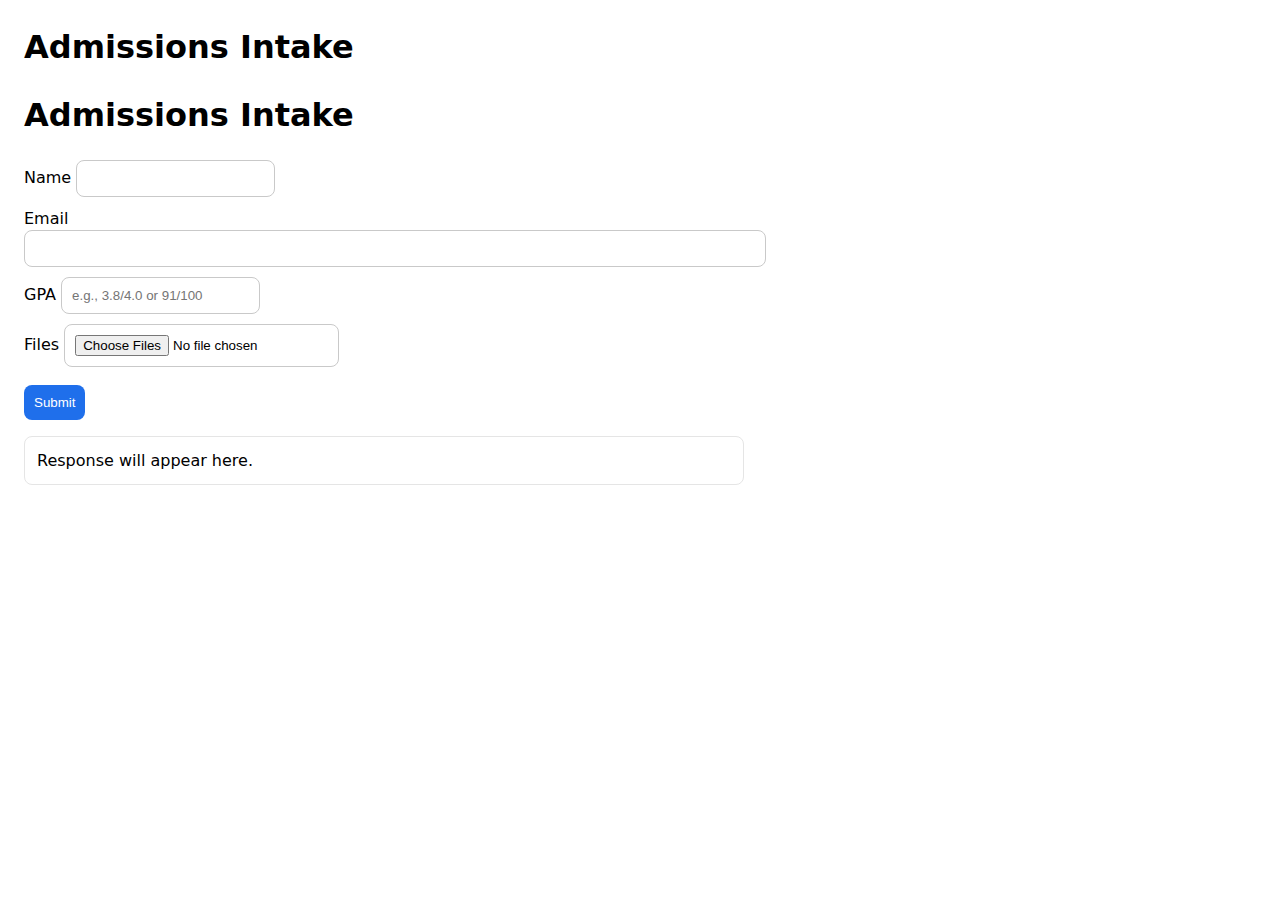
<file: index.html>
<!doctype html>
<html lang="en">

<head>
    <meta charset="utf-8" />
    <meta name="viewport" content="width=device-width,initial-scale=1" />
    <title>Admissions Upload</title>
    <style>
        body {
            font: 16px/1.45 system-ui, Segoe UI, Roboto, Arial, sans-serif;
            margin: 24px;
            max-width: 720px
        }

        label {
            display: block;
            margin: 10px 0 6px
        }

        input,
        button {
            padding: 10px;
            border: 1px solid #c9c9c9;
            border-radius: 8px
        }

        input[type="text"],
        input[type="email"] {
            width: 100%
        }

        button {
            border: 0;
            background: #1f6feb;
            color: #fff;
            cursor: pointer;
            margin-top: 12px
        }

        #out {
            white-space: pre-wrap;
            border: 1px solid #e5e5e5;
            border-radius: 8px;
            padding: 12px;
            margin-top: 16px
        }
    </style>
</head>

<body>
    <h1>Admissions Intake</h1>

    <!-- SIMPLE NO-JS FORM (posts directly to n8n; navigates away) -->
    <!-- Replace with your production webhook-test URL -->
    <!-- <form action="https://n8n.dayeler.com/webhook-test/admissions" method="post" enctype="multipart/form-data">
    <label>Name <input name="full_name" required></label>
    <label>Email <input name="email" type="email"></label>
    <label>GPA <input name="gpa" placeholder="e.g., 3.8/4.0 or 91/100"></label>
    <label>Files <input name="files" type="file" multiple></label>
    <button type="submit">Submit</button>
  </form> -->
<!doctype html>
<meta charset="utf-8" />
<meta name="viewport" content="width=device-width,initial-scale=1" />
<title>Admissions Intake</title>
<style>
  body{font:16px/1.45 system-ui,Segoe UI,Roboto,Arial,sans-serif;margin:24px;max-width:720px}
  label{display:block;margin:10px 0 6px}
  input,button{padding:10px;border:1px solid #c9c9c9;border-radius:8px}
  input[type="text"],input[type="email"]{width:100%}
  button{border:0;background:#1f6feb;color:#fff;cursor:pointer;margin-top:12px}
  #out{white-space:pre-wrap;border:1px solid #e5e5e5;border-radius:8px;padding:12px;margin-top:16px}
</style>

<h1>Admissions Intake</h1>

<form id="f" enctype="multipart/form-data">
  <label>Name <input name="full_name" required></label>
  <label>Email <input name="email" type="email"></label>
  <label>GPA <input name="gpa" placeholder="e.g., 3.8/4.0 or 91/100"></label>
  <label>Files <input name="files" type="file" multiple></label>
  <button type="submit">Submit</button>
</form>

<div id="out">Response will appear here.</div>

<script>
  // EITHER use TEST (click Execute Workflow in n8n each time):
  // const WEBHOOK_URL = "https://n8n.dayeler.com/webhook-test/admissions";
  // OR use PRODUCTION (workflow active):
  const WEBHOOK_URL = "https://n8n.dayeler.com/webhook-test/admissions";

  const form = document.getElementById('f');
  const out  = document.getElementById('out');

  function formDataSummary(fd){
    const parts = [];
    for (const [k, v] of fd.entries()){
      if (v instanceof File){
        parts.push(`• ${k}: File[name=${v.name || 'empty'}, size=${v.size}]`);
      } else {
        parts.push(`• ${k}: ${v}`);
      }
    }
    return parts.join('\n');
  }

  form.addEventListener('submit', async (e) => {
    e.preventDefault();
    const fd = new FormData(form);
    out.textContent = 'Sending...\n\n' + formDataSummary(fd);

    try {
      const res = await fetch(WEBHOOK_URL, { method: 'POST', body: fd });
      const ct = res.headers.get('content-type') || '';
      let body = ct.includes('application/json') ? JSON.stringify(await res.json(), null, 2)
                                                 : await res.text();
      out.textContent = `HTTP ${res.status} ${res.statusText}\n\n${body || '(empty response)'}`;
    } catch (err) {
      out.textContent = `Request failed: ${err.message}`;
    }
  });
</script>

</body>

</html>
</file>
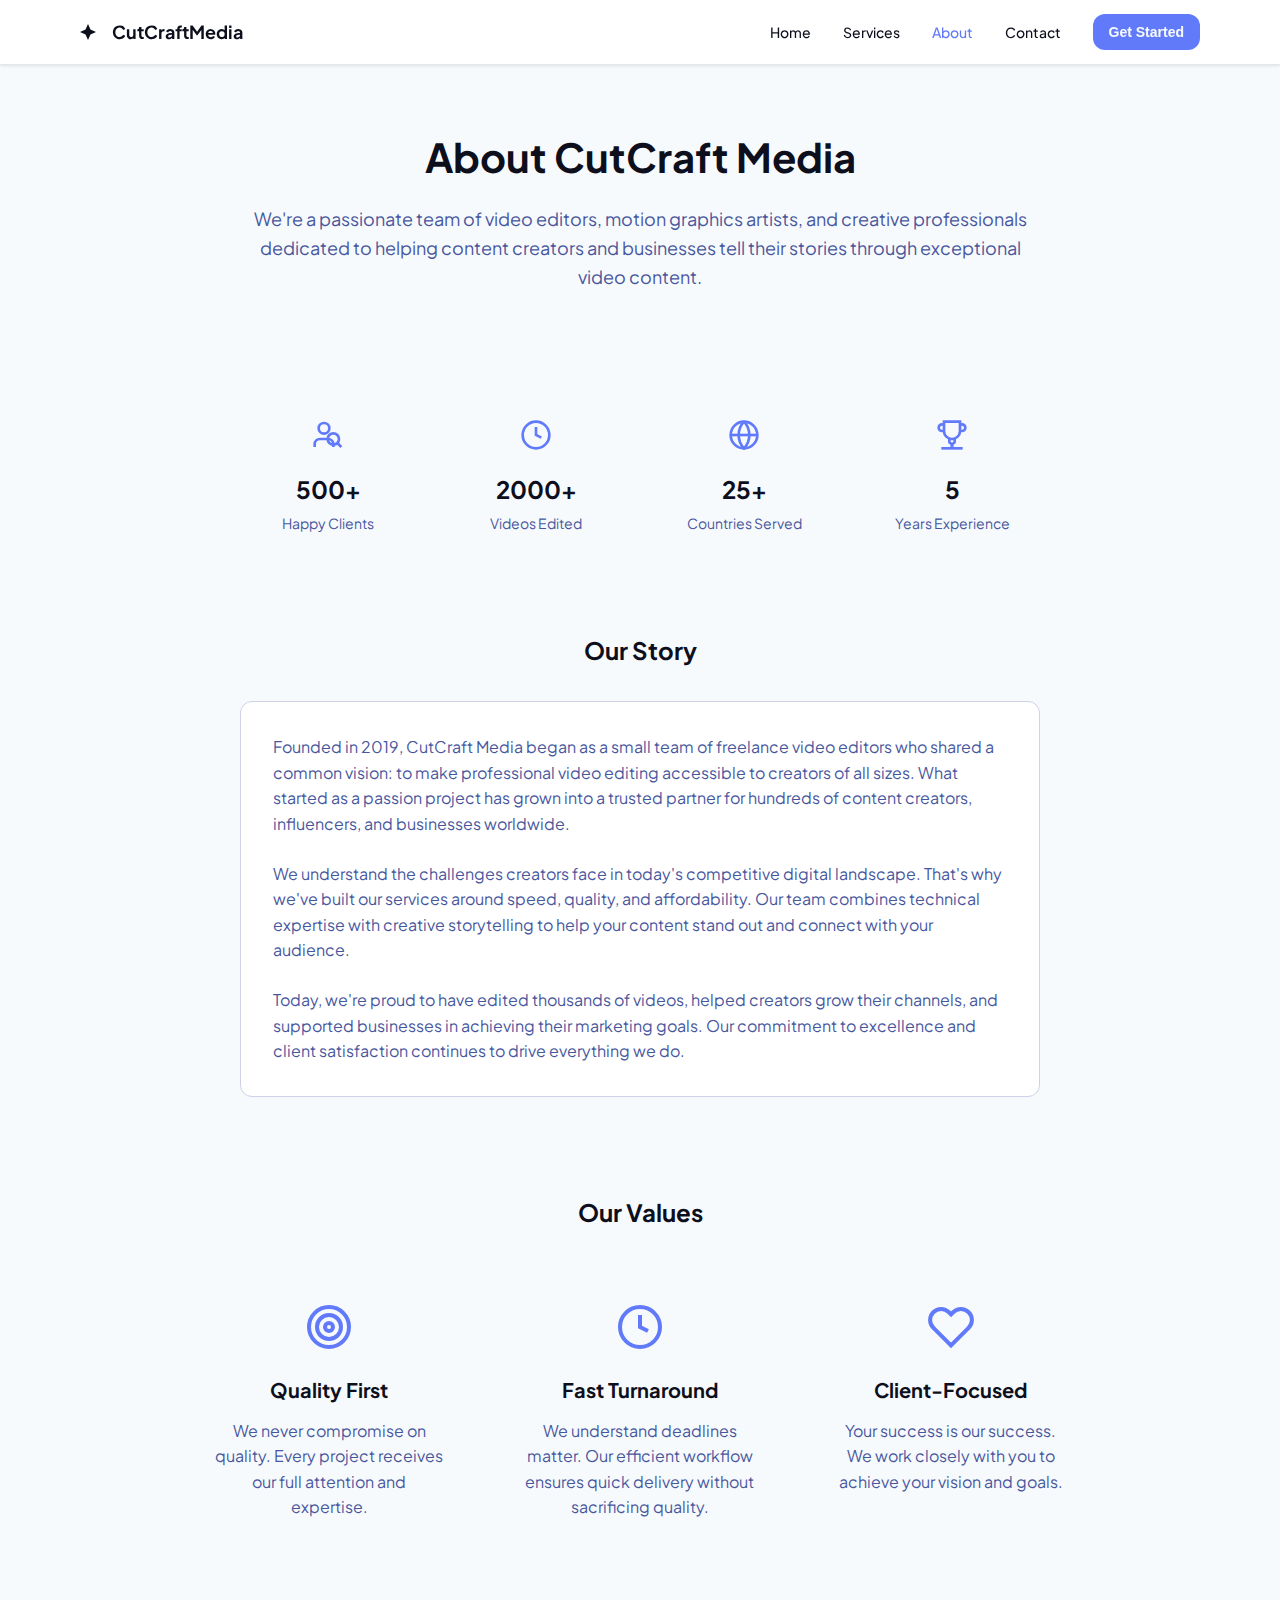
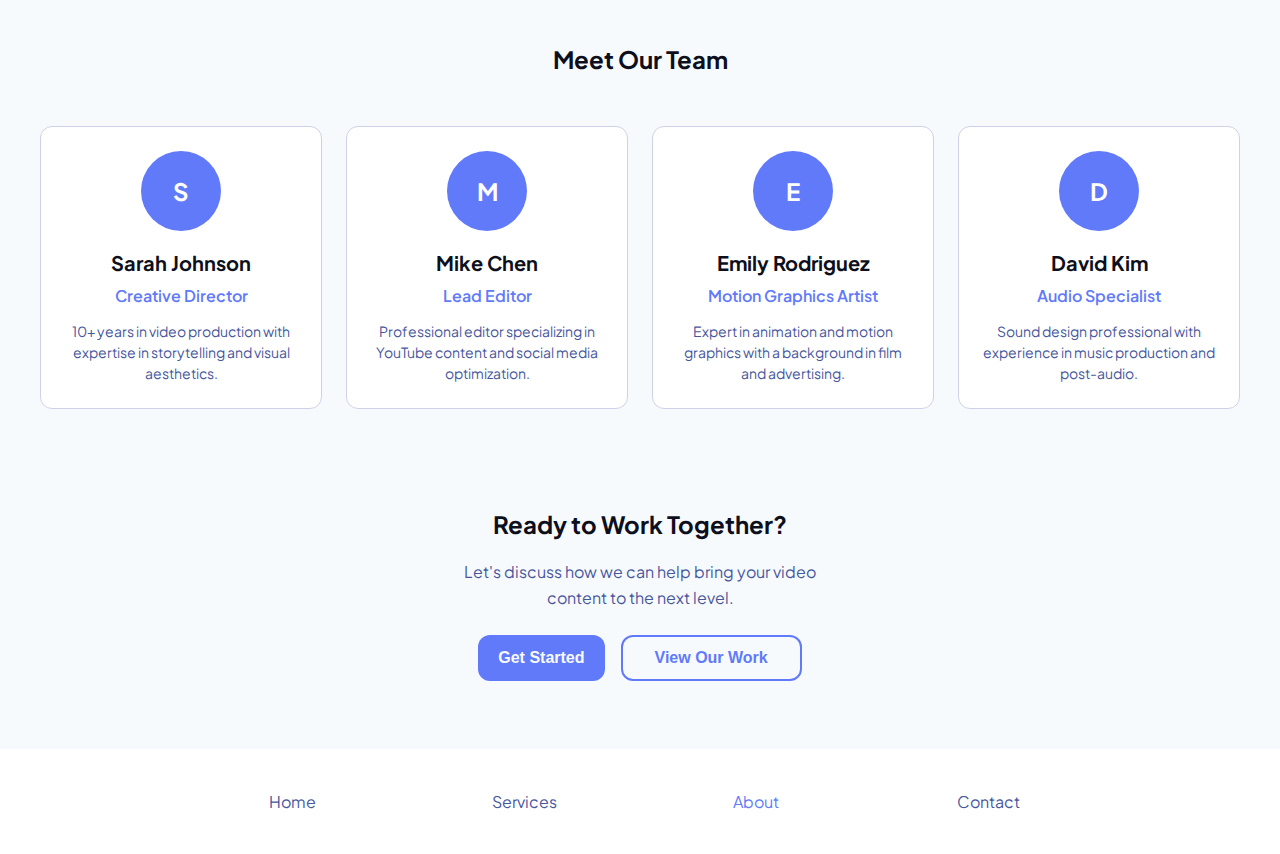
<file: about.html>
<!DOCTYPE html>
<html lang="en">
<head>
    <meta charset="UTF-8">
    <meta name="viewport" content="width=device-width, initial-scale=1.0">
    <title>About - CutCraft Media</title>
    <link href="https://fonts.googleapis.com/css2?family=Plus+Jakarta+Sans:wght@400;500;600;700;800&display=swap" rel="stylesheet">
    <link rel="stylesheet" href="styles.css">
    <link rel="stylesheet" href="about.css">
</head>
<body>
    <!-- Header -->
    <header class="header">
        <div class="container">
            <nav class="nav">
                <a href="index.html"  style="text-decoration: none;" class="logo">
                    <svg width="16" height="16" viewBox="0 0 16 16" fill="none" xmlns="http://www.w3.org/2000/svg">
                        <path d="M8 0L10.5 5.5L16 8L10.5 10.5L8 16L5.5 10.5L0 8L5.5 5.5L8 0Z" fill="currentColor"/>
                    </svg>
                    <span class="logo-text">CutCraftMedia</span>
                </a>
                <div class="nav-links">
                    <a href="index.html" class="nav-link">Home</a>
                    <a href="services.html" class="nav-link">Services</a>
                    <a href="about.html" class="nav-link active">About</a>
                    <a href="contact.html" class="nav-link">Contact</a>
                    <button class="btn-primary">Get Started</button>
                </div>
            </nav>
        </div>
    </header>

    <!-- Main Content -->
    <main class="main">
        <div class="about-container">
            
            <!-- Hero Section -->
            <section class="about-hero">
                <h1 class="about-hero-title">About CutCraft Media</h1>
                <p class="about-hero-description">
                    We're a passionate team of video editors, motion graphics artists, and creative professionals dedicated to helping content creators and businesses tell their stories through exceptional video content.
                </p>
            </section>

            <!-- Stats Section -->
            <section class="stats-section">
                <div class="stats-grid">
                    <div class="stat-card">
                        <div class="stat-icon">
                            <svg width="32" height="32" viewBox="0 0 24 24" fill="none" stroke="currentColor" stroke-width="2">
                                <path d="M16 21v-2a4 4 0 0 0-4-4H6a4 4 0 0 0-4 4v2"/>
                                <circle cx="9" cy="7" r="4"/>
                                <path d="m22 21-3-3m0 0a4 4 0 1 1-6-6 4 4 0 0 1 6 6z"/>
                            </svg>
                        </div>
                        <div class="stat-number">500+</div>
                        <div class="stat-label">Happy Clients</div>
                    </div>
                    <div class="stat-card">
                        <div class="stat-icon">
                            <svg width="32" height="32" viewBox="0 0 24 24" fill="none" stroke="currentColor" stroke-width="2">
                                <circle cx="12" cy="12" r="10"/>
                                <polyline points="12,6 12,12 16,14"/>
                            </svg>
                        </div>
                        <div class="stat-number">2000+</div>
                        <div class="stat-label">Videos Edited</div>
                    </div>
                    <div class="stat-card">
                        <div class="stat-icon">
                            <svg width="32" height="32" viewBox="0 0 24 24" fill="none" stroke="currentColor" stroke-width="2">
                                <circle cx="12" cy="12" r="10"/>
                                <path d="M12 2a14.5 14.5 0 0 0 0 20 14.5 14.5 0 0 0 0-20"/>
                                <path d="M2 12h20"/>
                            </svg>
                        </div>
                        <div class="stat-number">25+</div>
                        <div class="stat-label">Countries Served</div>
                    </div>
                    <div class="stat-card">
                        <div class="stat-icon">
                            <svg width="32" height="32" viewBox="0 0 24 24" fill="none" stroke="currentColor" stroke-width="2">
                                <path d="M6 9H4.5a2.5 2.5 0 0 1 0-5H6"/>
                                <path d="M18 9h1.5a2.5 2.5 0 0 0 0-5H18"/>
                                <path d="M4 22h16"/>
                                <path d="M10 14.66V17c0 .55.47.98.97 1.21C11.56 18.75 12 19.24 12 20v2"/>
                                <path d="M14 14.66V17c0 .55-.47.98-.97 1.21C12.44 18.75 12 19.24 12 20v2"/>
                                <path d="M18 2H6v7a6 6 0 0 0 12 0V2Z"/>
                            </svg>
                        </div>
                        <div class="stat-number">5</div>
                        <div class="stat-label">Years Experience</div>
                    </div>
                </div>
            </section>

            <!-- Story Section -->
            <section class="story-section">
                <div class="story-content">
                    <h2 class="story-title">Our Story</h2>
                    <div class="story-card">
                        <p class="story-text">
                            Founded in 2019, CutCraft Media began as a small team of freelance video editors who shared a common vision: to make professional video editing accessible to creators of all sizes. What started as a passion project has grown into a trusted partner for hundreds of content creators, influencers, and businesses worldwide.
                        </p>
                        <p class="story-text">
                            We understand the challenges creators face in today's competitive digital landscape. That's why we've built our services around speed, quality, and affordability. Our team combines technical expertise with creative storytelling to help your content stand out and connect with your audience.
                        </p>
                        <p class="story-text">
                            Today, we're proud to have edited thousands of videos, helped creators grow their channels, and supported businesses in achieving their marketing goals. Our commitment to excellence and client satisfaction continues to drive everything we do.
                        </p>
                    </div>
                </div>
            </section>

            <!-- Values Section -->
            <section class="values-section">
                <h2 class="values-title">Our Values</h2>
                <div class="values-grid">
                    <div class="value-card">
                        <div class="value-icon">
                            <svg width="48" height="48" viewBox="0 0 24 24" fill="none" stroke="currentColor" stroke-width="2">
                                <circle cx="12" cy="12" r="10"/>
                                <circle cx="12" cy="12" r="6"/>
                                <circle cx="12" cy="12" r="2"/>
                            </svg>
                        </div>
                        <h3 class="value-title">Quality First</h3>
                        <p class="value-description">We never compromise on quality. Every project receives our full attention and expertise.</p>
                    </div>
                    <div class="value-card">
                        <div class="value-icon">
                            <svg width="48" height="48" viewBox="0 0 24 24" fill="none" stroke="currentColor" stroke-width="2">
                                <circle cx="12" cy="12" r="10"/>
                                <polyline points="12,6 12,12 16,14"/>
                            </svg>
                        </div>
                        <h3 class="value-title">Fast Turnaround</h3>
                        <p class="value-description">We understand deadlines matter. Our efficient workflow ensures quick delivery without sacrificing quality.</p>
                    </div>
                    <div class="value-card">
                        <div class="value-icon">
                            <svg width="48" height="48" viewBox="0 0 24 24" fill="none" stroke="currentColor" stroke-width="2">
                                <path d="M20.84 4.61a5.5 5.5 0 0 0-7.78 0L12 5.67l-1.06-1.06a5.5 5.5 0 0 0-7.78 7.78l1.06 1.06L12 21.23l7.78-7.78 1.06-1.06a5.5 5.5 0 0 0 0-7.78z"/>
                            </svg>
                        </div>
                        <h3 class="value-title">Client-Focused</h3>
                        <p class="value-description">Your success is our success. We work closely with you to achieve your vision and goals.</p>
                    </div>
                </div>
            </section>

            <!-- Team Section -->
            <section class="team-section">
                <h2 class="team-title">Meet Our Team</h2>
                <div class="team-grid">
                    <div class="team-member">
                        <div class="member-avatar">
                            <span class="member-initial">S</span>
                        </div>
                        <h3 class="member-name">Sarah Johnson</h3>
                        <p class="member-role">Creative Director</p>
                        <p class="member-description">10+ years in video production with expertise in storytelling and visual aesthetics.</p>
                    </div>
                    <div class="team-member">
                        <div class="member-avatar">
                            <span class="member-initial">M</span>
                        </div>
                        <h3 class="member-name">Mike Chen</h3>
                        <p class="member-role">Lead Editor</p>
                        <p class="member-description">Professional editor specializing in YouTube content and social media optimization.</p>
                    </div>
                    <div class="team-member">
                        <div class="member-avatar">
                            <span class="member-initial">E</span>
                        </div>
                        <h3 class="member-name">Emily Rodriguez</h3>
                        <p class="member-role">Motion Graphics Artist</p>
                        <p class="member-description">Expert in animation and motion graphics with a background in film and advertising.</p>
                    </div>
                    <div class="team-member">
                        <div class="member-avatar">
                            <span class="member-initial">D</span>
                        </div>
                        <h3 class="member-name">David Kim</h3>
                        <p class="member-role">Audio Specialist</p>
                        <p class="member-description">Sound design professional with experience in music production and post-audio.</p>
                    </div>
                </div>
            </section>

            <!-- CTA Section -->
            <section class="about-cta">
                <div class="about-cta-content">
                    <h2 class="about-cta-title">Ready to Work Together?</h2>
                    <p class="about-cta-description">Let's discuss how we can help bring your video content to the next level.</p>
                    <div class="about-cta-buttons">
                        <button class="btn-primary-large">Get Started</button>
                        <button class="btn-secondary-large">View Our Work</button>
                    </div>
                </div>
            </section>

        </div>
    </main>

    <!-- Footer -->
    <footer class="footer">
        <div class="container">
            <div class="footer-content">
                <div class="footer-nav">
                    <a href="index.html" class="footer-link">Home</a>
                    <a href="services.html" class="footer-link">Services</a>
                    <a href="about.html" class="footer-link active">About</a>
                    <a href="contact.html" class="footer-link">Contact</a>
                </div>
            </div>
        </div>
    </footer>

    <script src="script.js"></script>
</body>
</html>
</file>
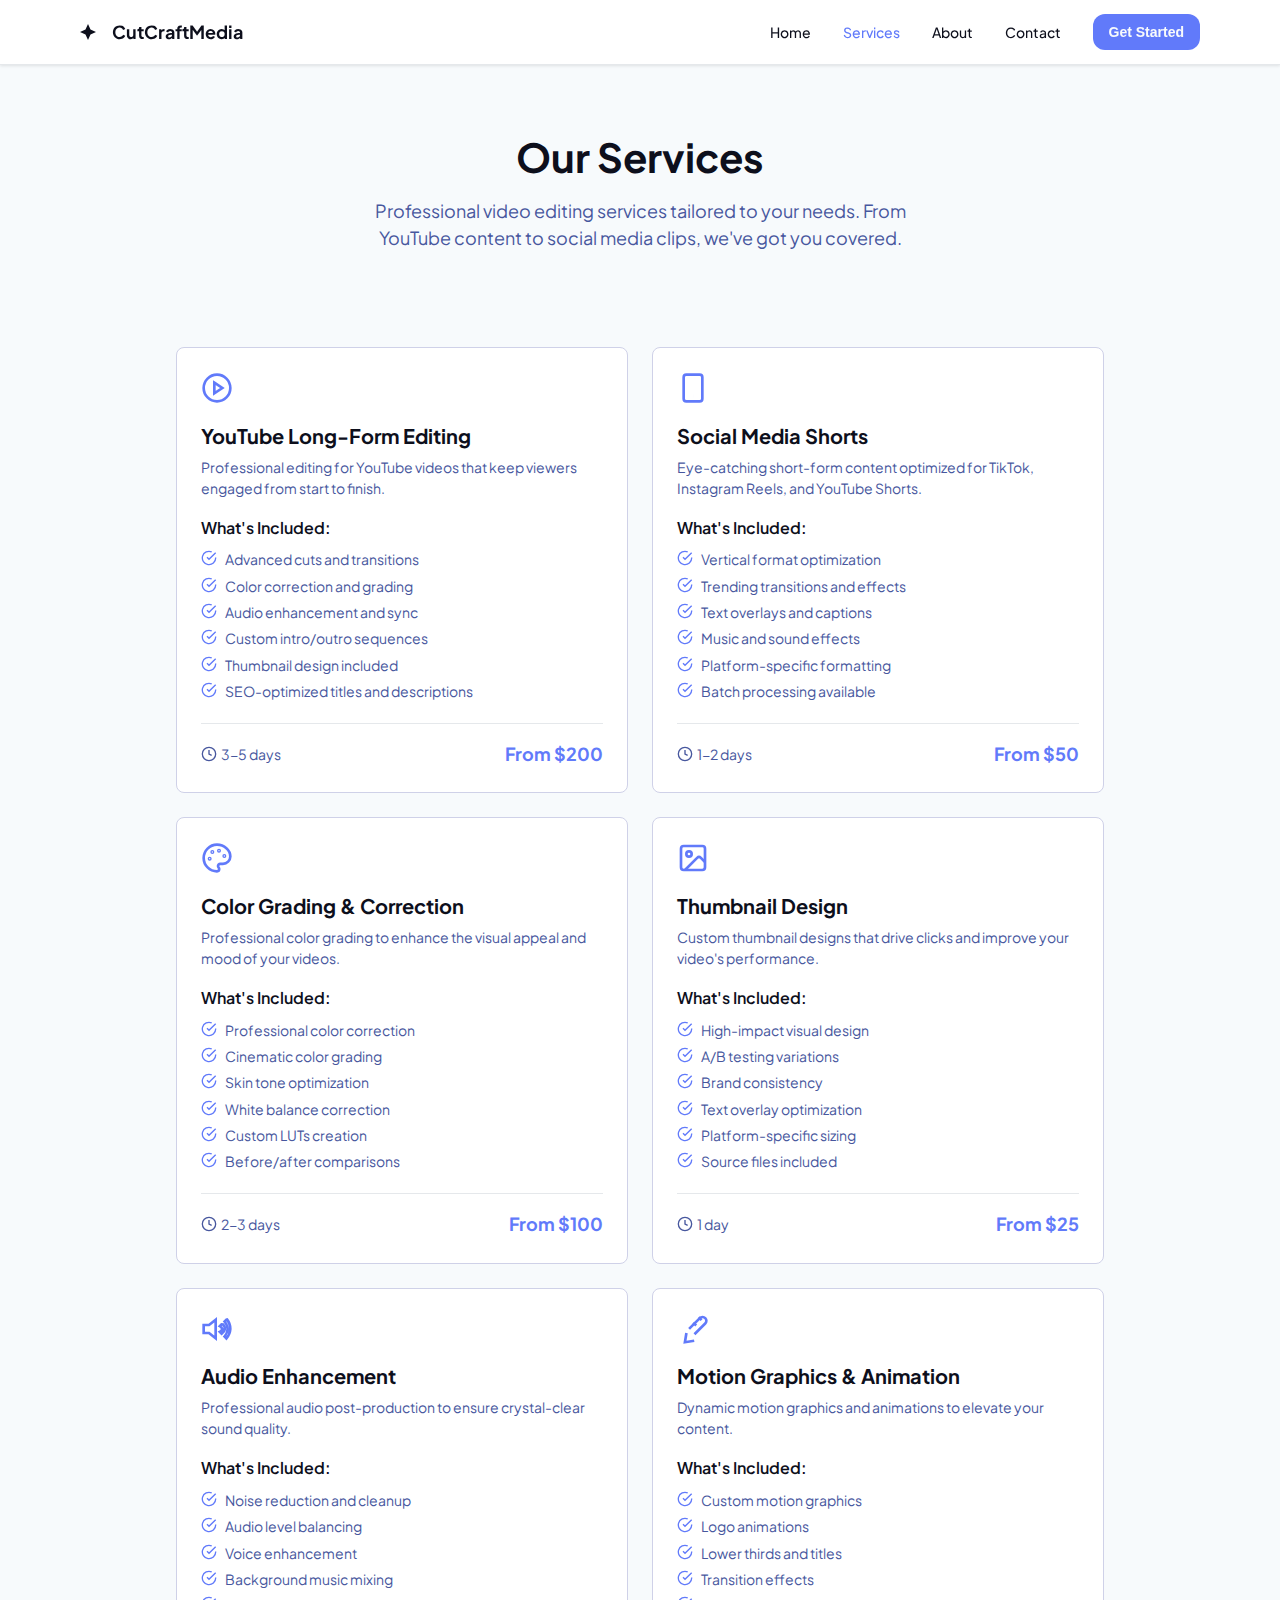
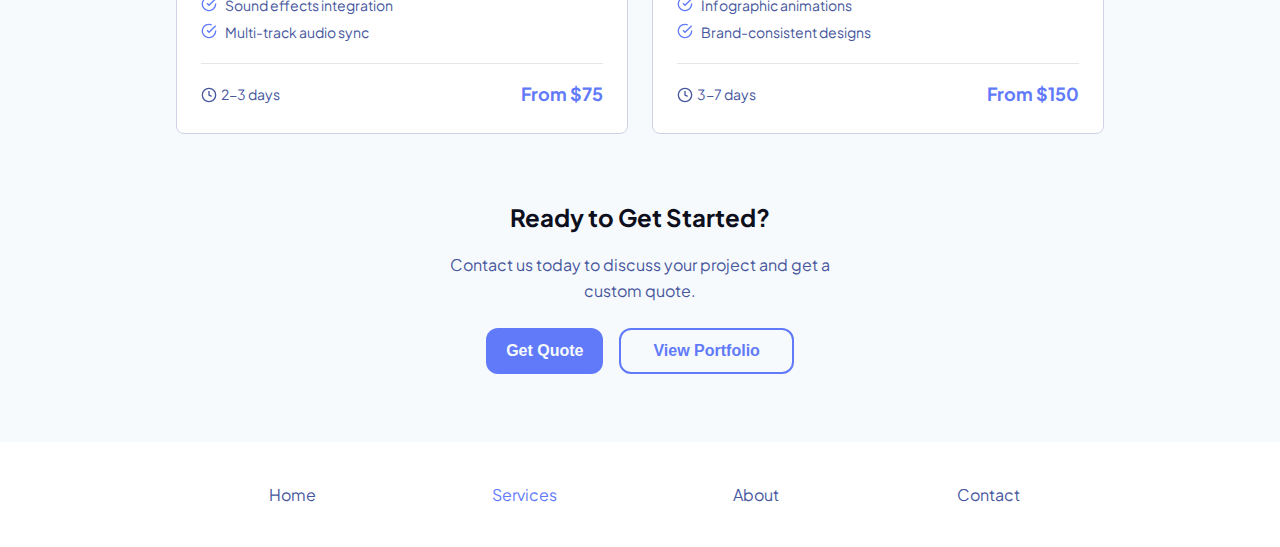
<file: services.html>
<!DOCTYPE html>
<html lang="en">
<head>
    <meta charset="UTF-8">
    <meta name="viewport" content="width=device-width, initial-scale=1.0">
    <title>Services - CutCraft Media</title>
    <link href="https://fonts.googleapis.com/css2?family=Plus+Jakarta+Sans:wght@400;500;600;700;800&display=swap" rel="stylesheet">
    <link rel="stylesheet" href="styles.css">
    <link rel="stylesheet" href="services.css">
</head>
<body>
    <!-- Header -->
    <header class="header">
        <div class="container">
            <nav class="nav">
                <a href="index.html"  style="text-decoration: none;" class="logo">
                    <svg width="16" height="16" viewBox="0 0 16 16" fill="none" xmlns="http://www.w3.org/2000/svg">
                        <path d="M8 0L10.5 5.5L16 8L10.5 10.5L8 16L5.5 10.5L0 8L5.5 5.5L8 0Z" fill="currentColor"/>
                    </svg>
                    <span class="logo-text">CutCraftMedia</span>
                </a>
                <div class="nav-links">
                    <a href="index.html" class="nav-link">Home</a>
                    <a href="services.html" class="nav-link active">Services</a>
                    <a href="about.html" class="nav-link">About</a>
                    <a href="contact.html" class="nav-link">Contact</a>
                    <button class="btn-primary">Get Started</button>
                </div>
            </nav>
        </div>
    </header>

    <!-- Main Content -->
    <main class="main">
        <div class="container">
            <div class="content-wrapper">
                
                <!-- Hero Section -->
                <section class="services-hero">
                    <div class="services-hero-content">
                        <h1 class="services-hero-title">Our Services</h1>
                        <p class="services-hero-description">
                            Professional video editing services tailored to your needs. From YouTube content to social media clips, we've got you covered.
                        </p>
                    </div>
                </section>

                <!-- Services Grid -->
                <section class="detailed-services-section">
                    <div class="detailed-services-grid">
                        <div class="detailed-service-card">
                            <div class="detailed-service-header">
                                <div class="detailed-service-icon">
                                    <svg width="32" height="32" viewBox="0 0 24 24" fill="none" stroke="currentColor" stroke-width="2">
                                        <circle cx="12" cy="12" r="10"/>
                                        <polygon points="10,8 16,12 10,16 10,8"/>
                                    </svg>
                                </div>
                                <h3 class="detailed-service-title">YouTube Long-Form Editing</h3>
                                <p class="detailed-service-description">Professional editing for YouTube videos that keep viewers engaged from start to finish.</p>
                            </div>
                            
                            <div class="detailed-service-content">
                                <div class="service-features">
                                    <h4 class="features-title">What's Included:</h4>
                                    <ul class="features-list">
                                        <li class="feature-item">
                                            <svg width="16" height="16" viewBox="0 0 24 24" fill="none" stroke="currentColor" stroke-width="2">
                                                <path d="M22 11.08V12a10 10 0 1 1-5.93-9.14"/>
                                                <polyline points="22,4 12,14.01 9,11.01"/>
                                            </svg>
                                            Advanced cuts and transitions
                                        </li>
                                        <li class="feature-item">
                                            <svg width="16" height="16" viewBox="0 0 24 24" fill="none" stroke="currentColor" stroke-width="2">
                                                <path d="M22 11.08V12a10 10 0 1 1-5.93-9.14"/>
                                                <polyline points="22,4 12,14.01 9,11.01"/>
                                            </svg>
                                            Color correction and grading
                                        </li>
                                        <li class="feature-item">
                                            <svg width="16" height="16" viewBox="0 0 24 24" fill="none" stroke="currentColor" stroke-width="2">
                                                <path d="M22 11.08V12a10 10 0 1 1-5.93-9.14"/>
                                                <polyline points="22,4 12,14.01 9,11.01"/>
                                            </svg>
                                            Audio enhancement and sync
                                        </li>
                                        <li class="feature-item">
                                            <svg width="16" height="16" viewBox="0 0 24 24" fill="none" stroke="currentColor" stroke-width="2">
                                                <path d="M22 11.08V12a10 10 0 1 1-5.93-9.14"/>
                                                <polyline points="22,4 12,14.01 9,11.01"/>
                                            </svg>
                                            Custom intro/outro sequences
                                        </li>
                                        <li class="feature-item">
                                            <svg width="16" height="16" viewBox="0 0 24 24" fill="none" stroke="currentColor" stroke-width="2">
                                                <path d="M22 11.08V12a10 10 0 1 1-5.93-9.14"/>
                                                <polyline points="22,4 12,14.01 9,11.01"/>
                                            </svg>
                                            Thumbnail design included
                                        </li>
                                        <li class="feature-item">
                                            <svg width="16" height="16" viewBox="0 0 24 24" fill="none" stroke="currentColor" stroke-width="2">
                                                <path d="M22 11.08V12a10 10 0 1 1-5.93-9.14"/>
                                                <polyline points="22,4 12,14.01 9,11.01"/>
                                            </svg>
                                            SEO-optimized titles and descriptions
                                        </li>
                                    </ul>
                                </div>
                                
                                <div class="service-meta">
                                    <div class="service-turnaround">
                                        <svg width="16" height="16" viewBox="0 0 24 24" fill="none" stroke="currentColor" stroke-width="2">
                                            <circle cx="12" cy="12" r="10"/>
                                            <polyline points="12,6 12,12 16,14"/>
                                        </svg>
                                        3-5 days
                                    </div>
                                    <div class="service-price">
                                        From $200
                                    </div>
                                </div>
                            </div>
                        </div>

                        <div class="detailed-service-card">
                            <div class="detailed-service-header">
                                <div class="detailed-service-icon">
                                    <svg width="32" height="32" viewBox="0 0 24 24" fill="none" stroke="currentColor" stroke-width="2">
                                        <rect x="5" y="2" width="14" height="20" rx="2" ry="2"/>
                                        <line x1="12" y1="18" x2="12.01" y2="18"/>
                                    </svg>
                                </div>
                                <h3 class="detailed-service-title">Social Media Shorts</h3>
                                <p class="detailed-service-description">Eye-catching short-form content optimized for TikTok, Instagram Reels, and YouTube Shorts.</p>
                            </div>
                            
                            <div class="detailed-service-content">
                                <div class="service-features">
                                    <h4 class="features-title">What's Included:</h4>
                                    <ul class="features-list">
                                        <li class="feature-item">
                                            <svg width="16" height="16" viewBox="0 0 24 24" fill="none" stroke="currentColor" stroke-width="2">
                                                <path d="M22 11.08V12a10 10 0 1 1-5.93-9.14"/>
                                                <polyline points="22,4 12,14.01 9,11.01"/>
                                            </svg>
                                            Vertical format optimization
                                        </li>
                                        <li class="feature-item">
                                            <svg width="16" height="16" viewBox="0 0 24 24" fill="none" stroke="currentColor" stroke-width="2">
                                                <path d="M22 11.08V12a10 10 0 1 1-5.93-9.14"/>
                                                <polyline points="22,4 12,14.01 9,11.01"/>
                                            </svg>
                                            Trending transitions and effects
                                        </li>
                                        <li class="feature-item">
                                            <svg width="16" height="16" viewBox="0 0 24 24" fill="none" stroke="currentColor" stroke-width="2">
                                                <path d="M22 11.08V12a10 10 0 1 1-5.93-9.14"/>
                                                <polyline points="22,4 12,14.01 9,11.01"/>
                                            </svg>
                                            Text overlays and captions
                                        </li>
                                        <li class="feature-item">
                                            <svg width="16" height="16" viewBox="0 0 24 24" fill="none" stroke="currentColor" stroke-width="2">
                                                <path d="M22 11.08V12a10 10 0 1 1-5.93-9.14"/>
                                                <polyline points="22,4 12,14.01 9,11.01"/>
                                            </svg>
                                            Music and sound effects
                                        </li>
                                        <li class="feature-item">
                                            <svg width="16" height="16" viewBox="0 0 24 24" fill="none" stroke="currentColor" stroke-width="2">
                                                <path d="M22 11.08V12a10 10 0 1 1-5.93-9.14"/>
                                                <polyline points="22,4 12,14.01 9,11.01"/>
                                            </svg>
                                            Platform-specific formatting
                                        </li>
                                        <li class="feature-item">
                                            <svg width="16" height="16" viewBox="0 0 24 24" fill="none" stroke="currentColor" stroke-width="2">
                                                <path d="M22 11.08V12a10 10 0 1 1-5.93-9.14"/>
                                                <polyline points="22,4 12,14.01 9,11.01"/>
                                            </svg>
                                            Batch processing available
                                        </li>
                                    </ul>
                                </div>
                                
                                <div class="service-meta">
                                    <div class="service-turnaround">
                                        <svg width="16" height="16" viewBox="0 0 24 24" fill="none" stroke="currentColor" stroke-width="2">
                                            <circle cx="12" cy="12" r="10"/>
                                            <polyline points="12,6 12,12 16,14"/>
                                        </svg>
                                        1-2 days
                                    </div>
                                    <div class="service-price">
                                        From $50
                                    </div>
                                </div>
                            </div>
                        </div>

                        <div class="detailed-service-card">
                            <div class="detailed-service-header">
                                <div class="detailed-service-icon">
                                    <svg width="32" height="32" viewBox="0 0 24 24" fill="none" stroke="currentColor" stroke-width="2">
                                        <circle cx="13.5" cy="6.5" r=".5"/>
                                        <circle cx="17.5" cy="10.5" r=".5"/>
                                        <circle cx="8.5" cy="7.5" r=".5"/>
                                        <circle cx="6.5" cy="12.5" r=".5"/>
                                        <path d="M12 2C6.5 2 2 6.5 2 12s4.5 10 10 10c.926 0 1.648-.746 1.648-1.688 0-.437-.18-.835-.437-1.125-.29-.289-.438-.652-.438-1.125a1.64 1.64 0 0 1 1.668-1.668h1.996c3.051 0 5.555-2.503 5.555-5.554C21.965 6.012 17.461 2 12 2z"/>
                                    </svg>
                                </div>
                                <h3 class="detailed-service-title">Color Grading & Correction</h3>
                                <p class="detailed-service-description">Professional color grading to enhance the visual appeal and mood of your videos.</p>
                            </div>
                            
                            <div class="detailed-service-content">
                                <div class="service-features">
                                    <h4 class="features-title">What's Included:</h4>
                                    <ul class="features-list">
                                        <li class="feature-item">
                                            <svg width="16" height="16" viewBox="0 0 24 24" fill="none" stroke="currentColor" stroke-width="2">
                                                <path d="M22 11.08V12a10 10 0 1 1-5.93-9.14"/>
                                                <polyline points="22,4 12,14.01 9,11.01"/>
                                            </svg>
                                            Professional color correction
                                        </li>
                                        <li class="feature-item">
                                            <svg width="16" height="16" viewBox="0 0 24 24" fill="none" stroke="currentColor" stroke-width="2">
                                                <path d="M22 11.08V12a10 10 0 1 1-5.93-9.14"/>
                                                <polyline points="22,4 12,14.01 9,11.01"/>
                                            </svg>
                                            Cinematic color grading
                                        </li>
                                        <li class="feature-item">
                                            <svg width="16" height="16" viewBox="0 0 24 24" fill="none" stroke="currentColor" stroke-width="2">
                                                <path d="M22 11.08V12a10 10 0 1 1-5.93-9.14"/>
                                                <polyline points="22,4 12,14.01 9,11.01"/>
                                            </svg>
                                            Skin tone optimization
                                        </li>
                                        <li class="feature-item">
                                            <svg width="16" height="16" viewBox="0 0 24 24" fill="none" stroke="currentColor" stroke-width="2">
                                                <path d="M22 11.08V12a10 10 0 1 1-5.93-9.14"/>
                                                <polyline points="22,4 12,14.01 9,11.01"/>
                                            </svg>
                                            White balance correction
                                        </li>
                                        <li class="feature-item">
                                            <svg width="16" height="16" viewBox="0 0 24 24" fill="none" stroke="currentColor" stroke-width="2">
                                                <path d="M22 11.08V12a10 10 0 1 1-5.93-9.14"/>
                                                <polyline points="22,4 12,14.01 9,11.01"/>
                                            </svg>
                                            Custom LUTs creation
                                        </li>
                                        <li class="feature-item">
                                            <svg width="16" height="16" viewBox="0 0 24 24" fill="none" stroke="currentColor" stroke-width="2">
                                                <path d="M22 11.08V12a10 10 0 1 1-5.93-9.14"/>
                                                <polyline points="22,4 12,14.01 9,11.01"/>
                                            </svg>
                                            Before/after comparisons
                                        </li>
                                    </ul>
                                </div>
                                
                                <div class="service-meta">
                                    <div class="service-turnaround">
                                        <svg width="16" height="16" viewBox="0 0 24 24" fill="none" stroke="currentColor" stroke-width="2">
                                            <circle cx="12" cy="12" r="10"/>
                                            <polyline points="12,6 12,12 16,14"/>
                                        </svg>
                                        2-3 days
                                    </div>
                                    <div class="service-price">
                                        From $100
                                    </div>
                                </div>
                            </div>
                        </div>

                        <div class="detailed-service-card">
                            <div class="detailed-service-header">
                                <div class="detailed-service-icon">
                                    <svg width="32" height="32" viewBox="0 0 24 24" fill="none" stroke="currentColor" stroke-width="2">
                                        <rect x="3" y="3" width="18" height="18" rx="2" ry="2"/>
                                        <circle cx="9" cy="9" r="2"/>
                                        <path d="m21 15-3.086-3.086a2 2 0 0 0-2.828 0L6 21"/>
                                    </svg>
                                </div>
                                <h3 class="detailed-service-title">Thumbnail Design</h3>
                                <p class="detailed-service-description">Custom thumbnail designs that drive clicks and improve your video's performance.</p>
                            </div>
                            
                            <div class="detailed-service-content">
                                <div class="service-features">
                                    <h4 class="features-title">What's Included:</h4>
                                    <ul class="features-list">
                                        <li class="feature-item">
                                            <svg width="16" height="16" viewBox="0 0 24 24" fill="none" stroke="currentColor" stroke-width="2">
                                                <path d="M22 11.08V12a10 10 0 1 1-5.93-9.14"/>
                                                <polyline points="22,4 12,14.01 9,11.01"/>
                                            </svg>
                                            High-impact visual design
                                        </li>
                                        <li class="feature-item">
                                            <svg width="16" height="16" viewBox="0 0 24 24" fill="none" stroke="currentColor" stroke-width="2">
                                                <path d="M22 11.08V12a10 10 0 1 1-5.93-9.14"/>
                                                <polyline points="22,4 12,14.01 9,11.01"/>
                                            </svg>
                                            A/B testing variations
                                        </li>
                                        <li class="feature-item">
                                            <svg width="16" height="16" viewBox="0 0 24 24" fill="none" stroke="currentColor" stroke-width="2">
                                                <path d="M22 11.08V12a10 10 0 1 1-5.93-9.14"/>
                                                <polyline points="22,4 12,14.01 9,11.01"/>
                                            </svg>
                                            Brand consistency
                                        </li>
                                        <li class="feature-item">
                                            <svg width="16" height="16" viewBox="0 0 24 24" fill="none" stroke="currentColor" stroke-width="2">
                                                <path d="M22 11.08V12a10 10 0 1 1-5.93-9.14"/>
                                                <polyline points="22,4 12,14.01 9,11.01"/>
                                            </svg>
                                            Text overlay optimization
                                        </li>
                                        <li class="feature-item">
                                            <svg width="16" height="16" viewBox="0 0 24 24" fill="none" stroke="currentColor" stroke-width="2">
                                                <path d="M22 11.08V12a10 10 0 1 1-5.93-9.14"/>
                                                <polyline points="22,4 12,14.01 9,11.01"/>
                                            </svg>
                                            Platform-specific sizing
                                        </li>
                                        <li class="feature-item">
                                            <svg width="16" height="16" viewBox="0 0 24 24" fill="none" stroke="currentColor" stroke-width="2">
                                                <path d="M22 11.08V12a10 10 0 1 1-5.93-9.14"/>
                                                <polyline points="22,4 12,14.01 9,11.01"/>
                                            </svg>
                                            Source files included
                                        </li>
                                    </ul>
                                </div>
                                
                                <div class="service-meta">
                                    <div class="service-turnaround">
                                        <svg width="16" height="16" viewBox="0 0 24 24" fill="none" stroke="currentColor" stroke-width="2">
                                            <circle cx="12" cy="12" r="10"/>
                                            <polyline points="12,6 12,12 16,14"/>
                                        </svg>
                                        1 day
                                    </div>
                                    <div class="service-price">
                                        From $25
                                    </div>
                                </div>
                            </div>
                        </div>

                        <div class="detailed-service-card">
                            <div class="detailed-service-header">
                                <div class="detailed-service-icon">
                                    <svg width="32" height="32" viewBox="0 0 24 24" fill="none" stroke="currentColor" stroke-width="2">
                                        <polygon points="11 5 6 9 2 9 2 15 6 15 11 19 11 5"/>
                                        <path d="m19.07 4.93-1.41 1.41A9.94 9.94 0 0 1 20 12a9.94 9.94 0 0 1-2.34 5.66l1.41 1.41A11.92 11.92 0 0 0 22 12c0-2.72-.94-5.23-2.51-7.19z"/>
                                        <path d="m15.54 8.46-1.41 1.41A3.98 3.98 0 0 1 16 12a3.98 3.98 0 0 1-1.87 2.13l1.41 1.41A5.96 5.96 0 0 0 18 12c0-1.32-.54-2.52-1.41-3.41z"/>
                                    </svg>
                                </div>
                                <h3 class="detailed-service-title">Audio Enhancement</h3>
                                <p class="detailed-service-description">Professional audio post-production to ensure crystal-clear sound quality.</p>
                            </div>
                            
                            <div class="detailed-service-content">
                                <div class="service-features">
                                    <h4 class="features-title">What's Included:</h4>
                                    <ul class="features-list">
                                        <li class="feature-item">
                                            <svg width="16" height="16" viewBox="0 0 24 24" fill="none" stroke="currentColor" stroke-width="2">
                                                <path d="M22 11.08V12a10 10 0 1 1-5.93-9.14"/>
                                                <polyline points="22,4 12,14.01 9,11.01"/>
                                            </svg>
                                            Noise reduction and cleanup
                                        </li>
                                        <li class="feature-item">
                                            <svg width="16" height="16" viewBox="0 0 24 24" fill="none" stroke="currentColor" stroke-width="2">
                                                <path d="M22 11.08V12a10 10 0 1 1-5.93-9.14"/>
                                                <polyline points="22,4 12,14.01 9,11.01"/>
                                            </svg>
                                            Audio level balancing
                                        </li>
                                        <li class="feature-item">
                                            <svg width="16" height="16" viewBox="0 0 24 24" fill="none" stroke="currentColor" stroke-width="2">
                                                <path d="M22 11.08V12a10 10 0 1 1-5.93-9.14"/>
                                                <polyline points="22,4 12,14.01 9,11.01"/>
                                            </svg>
                                            Voice enhancement
                                        </li>
                                        <li class="feature-item">
                                            <svg width="16" height="16" viewBox="0 0 24 24" fill="none" stroke="currentColor" stroke-width="2">
                                                <path d="M22 11.08V12a10 10 0 1 1-5.93-9.14"/>
                                                <polyline points="22,4 12,14.01 9,11.01"/>
                                            </svg>
                                            Background music mixing
                                        </li>
                                        <li class="feature-item">
                                            <svg width="16" height="16" viewBox="0 0 24 24" fill="none" stroke="currentColor" stroke-width="2">
                                                <path d="M22 11.08V12a10 10 0 1 1-5.93-9.14"/>
                                                <polyline points="22,4 12,14.01 9,11.01"/>
                                            </svg>
                                            Sound effects integration
                                        </li>
                                        <li class="feature-item">
                                            <svg width="16" height="16" viewBox="0 0 24 24" fill="none" stroke="currentColor" stroke-width="2">
                                                <path d="M22 11.08V12a10 10 0 1 1-5.93-9.14"/>
                                                <polyline points="22,4 12,14.01 9,11.01"/>
                                            </svg>
                                            Multi-track audio sync
                                        </li>
                                    </ul>
                                </div>
                                
                                <div class="service-meta">
                                    <div class="service-turnaround">
                                        <svg width="16" height="16" viewBox="0 0 24 24" fill="none" stroke="currentColor" stroke-width="2">
                                            <circle cx="12" cy="12" r="10"/>
                                            <polyline points="12,6 12,12 16,14"/>
                                        </svg>
                                        2-3 days
                                    </div>
                                    <div class="service-price">
                                        From $75
                                    </div>
                                </div>
                            </div>
                        </div>

                        <div class="detailed-service-card">
                            <div class="detailed-service-header">
                                <div class="detailed-service-icon">
                                    <svg width="32" height="32" viewBox="0 0 24 24" fill="none" stroke="currentColor" stroke-width="2">
                                        <path d="m9.06 11.9 8.07-8.06a2.85 2.85 0 1 1 4.03 4.03l-8.06 8.08"/>
                                        <path d="m7.07 14.94-1.13 6.97 6.97-1.13"/>
                                        <path d="m12.26 7.26 2.12 2.12"/>
                                        <path d="m16.3 3.2 2.12 2.12"/>
                                    </svg>
                                </div>
                                <h3 class="detailed-service-title">Motion Graphics & Animation</h3>
                                <p class="detailed-service-description">Dynamic motion graphics and animations to elevate your content.</p>
                            </div>
                            
                            <div class="detailed-service-content">
                                <div class="service-features">
                                    <h4 class="features-title">What's Included:</h4>
                                    <ul class="features-list">
                                        <li class="feature-item">
                                            <svg width="16" height="16" viewBox="0 0 24 24" fill="none" stroke="currentColor" stroke-width="2">
                                                <path d="M22 11.08V12a10 10 0 1 1-5.93-9.14"/>
                                                <polyline points="22,4 12,14.01 9,11.01"/>
                                            </svg>
                                            Custom motion graphics
                                        </li>
                                        <li class="feature-item">
                                            <svg width="16" height="16" viewBox="0 0 24 24" fill="none" stroke="currentColor" stroke-width="2">
                                                <path d="M22 11.08V12a10 10 0 1 1-5.93-9.14"/>
                                                <polyline points="22,4 12,14.01 9,11.01"/>
                                            </svg>
                                            Logo animations
                                        </li>
                                        <li class="feature-item">
                                            <svg width="16" height="16" viewBox="0 0 24 24" fill="none" stroke="currentColor" stroke-width="2">
                                                <path d="M22 11.08V12a10 10 0 1 1-5.93-9.14"/>
                                                <polyline points="22,4 12,14.01 9,11.01"/>
                                            </svg>
                                            Lower thirds and titles
                                        </li>
                                        <li class="feature-item">
                                            <svg width="16" height="16" viewBox="0 0 24 24" fill="none" stroke="currentColor" stroke-width="2">
                                                <path d="M22 11.08V12a10 10 0 1 1-5.93-9.14"/>
                                                <polyline points="22,4 12,14.01 9,11.01"/>
                                            </svg>
                                            Transition effects
                                        </li>
                                        <li class="feature-item">
                                            <svg width="16" height="16" viewBox="0 0 24 24" fill="none" stroke="currentColor" stroke-width="2">
                                                <path d="M22 11.08V12a10 10 0 1 1-5.93-9.14"/>
                                                <polyline points="22,4 12,14.01 9,11.01"/>
                                            </svg>
                                            Infographic animations
                                        </li>
                                        <li class="feature-item">
                                            <svg width="16" height="16" viewBox="0 0 24 24" fill="none" stroke="currentColor" stroke-width="2">
                                                <path d="M22 11.08V12a10 10 0 1 1-5.93-9.14"/>
                                                <polyline points="22,4 12,14.01 9,11.01"/>
                                            </svg>
                                            Brand-consistent designs
                                        </li>
                                    </ul>
                                </div>
                                
                                <div class="service-meta">
                                    <div class="service-turnaround">
                                        <svg width="16" height="16" viewBox="0 0 24 24" fill="none" stroke="currentColor" stroke-width="2">
                                            <circle cx="12" cy="12" r="10"/>
                                            <polyline points="12,6 12,12 16,14"/>
                                        </svg>
                                        3-7 days
                                    </div>
                                    <div class="service-price">
                                        From $150
                                    </div>
                                </div>
                            </div>
                        </div>
                    </div>
                </section>

                <!-- CTA Section -->
                <section class="services-cta">
                    <div class="services-cta-content">
                        <h2 class="services-cta-title">Ready to Get Started?</h2>
                        <p class="services-cta-description">Contact us today to discuss your project and get a custom quote.</p>
                        <div class="services-cta-buttons">
                            <button class="btn-primary-large">Get Quote</button>
                            <button class="btn-secondary-large">View Portfolio</button>
                        </div>
                    </div>
                </section>

            </div>
        </div>
    </main>

    <!-- Footer -->
    <footer class="footer">
        <div class="container">
            <div class="footer-content">
                <div class="footer-nav">
                    <a href="index.html" class="footer-link">Home</a>
                    <a href="services.html" class="footer-link active">Services</a>
                    <a href="about.html" class="footer-link">About</a>
                    <a href="contact.html" class="footer-link">Contact</a>
                </div>
            </div>
        </div>
    </footer>

    <script src="script.js"></script>
</body>
</html>
</file>
<file: about.css>
/* About Page Specific Styles */

.about-container {
    max-width: 1280px;
    margin: 0 auto;
    padding: 0 40px;
}

/* About Hero Section */
.about-hero {
    text-align: center;
    padding: 48px 0;
}

.about-hero-title {
    font-size: 40px;
    font-weight: 700;
    line-height: 1.2;
    color: #0d0f1c;
    margin-bottom: 24px;
}

.about-hero-description {
    font-size: 18px;
    font-weight: 400;
    line-height: 1.6;
    color: #47579e;
    margin-bottom: 32px;
    max-width: 800px;
    margin-left: auto;
    margin-right: auto;
}

/* Stats Section */
.stats-section {
    padding: 48px 0;
}

.stats-grid {
    display: grid;
    grid-template-columns: repeat(auto-fit, minmax(150px, 1fr));
    gap: 32px;
    max-width: 800px;
    margin: 0 auto;
}

@media (min-width: 768px) {
    .stats-grid {
        grid-template-columns: repeat(4, 1fr);
    }
}

.stat-card {
    text-align: center;
}

.stat-icon {
    margin-bottom: 12px;
}

.stat-icon svg {
    width: 32px;
    height: 32px;
    color: #617afa;
}

.stat-number {
    font-size: 24px;
    font-weight: 700;
    color: #0d0f1c;
    margin-bottom: 4px;
}

.stat-label {
    color: #47579e;
    font-size: 14px;
}

/* Story Section */
.story-section {
    padding: 48px 0;
}

.story-content {
    max-width: 800px;
    margin: 0 auto;
}

.story-title {
    font-size: 24px;
    font-weight: 700;
    text-align: center;
    color: #0d0f1c;
    margin-bottom: 32px;
}

.story-card {
    background-color: white;
    border: 1px solid #cfd1e8;
    border-radius: 12px;
    padding: 32px;
}

.story-text {
    color: #47579e;
    margin-bottom: 24px;
    line-height: 1.6;
}

.story-text:last-child {
    margin-bottom: 0;
}

/* Values Section */
.values-section {
    padding: 48px 0;
}

.values-title {
    font-size: 24px;
    font-weight: 700;
    text-align: center;
    color: #0d0f1c;
    margin-bottom: 48px;
}

.values-grid {
    display: grid;
    grid-template-columns: 1fr;
    gap: 32px;
    max-width: 900px;
    margin: 0 auto;
}

@media (min-width: 768px) {
    .values-grid {
        grid-template-columns: repeat(3, 1fr);
    }
}

.value-card {
    text-align: center;
    padding: 24px;
}

.value-icon {
    margin-bottom: 16px;
}

.value-icon svg {
    width: 48px;
    height: 48px;
    color: #617afa;
}

.value-title {
    font-size: 20px;
    font-weight: 700;
    color: #0d0f1c;
    margin-bottom: 12px;
}

.value-description {
    color: #47579e;
    line-height: 1.6;
}

/* Team Section */
.team-section {
    padding: 48px 0;
}

.team-title {
    font-size: 24px;
    font-weight: 700;
    text-align: center;
    color: #0d0f1c;
    margin-bottom: 48px;
}

.team-grid {
    display: grid;
    grid-template-columns: 1fr;
    gap: 24px;
}

@media (min-width: 768px) {
    .team-grid {
        grid-template-columns: repeat(2, 1fr);
    }
}

@media (min-width: 1024px) {
    .team-grid {
        grid-template-columns: repeat(4, 1fr);
    }
}

.team-member {
    background-color: white;
    border: 1px solid #cfd1e8;
    border-radius: 12px;
    padding: 24px;
    text-align: center;
    transition: box-shadow 0.3s ease;
}

.team-member:hover {
    box-shadow: 0 10px 15px -3px rgba(0, 0, 0, 0.1);
}

.member-avatar {
    width: 80px;
    height: 80px;
    background-color: #617afa;
    border-radius: 50%;
    display: flex;
    align-items: center;
    justify-content: center;
    margin: 0 auto 16px;
}

.member-initial {
    font-size: 24px;
    font-weight: 700;
    color: white;
}

.member-name {
    font-size: 20px;
    font-weight: 700;
    color: #0d0f1c;
    margin-bottom: 4px;
}

.member-role {
    color: #617afa;
    font-weight: 600;
    margin-bottom: 12px;
}

.member-description {
    color: #47579e;
    font-size: 14px;
    line-height: 1.5;
}

/* About CTA Section */
.about-cta {
    padding: 48px 0;
    text-align: center;
}

.about-cta-content {
    max-width: 400px;
    margin: 0 auto;
}

.about-cta-title {
    font-size: 24px;
    font-weight: 700;
    color: #0d0f1c;
    margin-bottom: 16px;
}

.about-cta-description {
    color: #47579e;
    margin-bottom: 24px;
    line-height: 1.6;
}

.about-cta-buttons {
    display: flex;
    gap: 16px;
    justify-content: center;
}

/* Responsive Design */
@media (max-width: 768px) {
    .about-container {
        padding: 0 20px;
    }
    
    .about-hero-title {
        font-size: 32px;
    }
    
    .about-hero-description {
        font-size: 16px;
    }
    
    .story-card {
        padding: 24px;
    }
    
    .about-cta-buttons {
        flex-direction: column;
        align-items: center;
    }
    
    .btn-secondary-large {
        width: 100%;
        max-width: 200px;
    }
}

.btn-secondary-large {
    border: 2px solid #617afa;
    background-color: transparent;
    color: #617afa;
    padding: 12px 32px;
    border-radius: 12px;
    font-size: 16px;
    font-weight: 700;
    cursor: pointer;
    transition: all 0.3s ease;
}

.btn-secondary-large:hover {
    background-color: #617afa;
    color: white;
}
</file>
<file: services.css>
/* Services Page Specific Styles */

/* Services Hero Section */
.services-hero {
    padding: 48px 16px;
    text-align: center;
}

.services-hero-content {
    max-width: 600px;
    margin: 0 auto;
}

.services-hero-title {
    font-size: 40px;
    font-weight: 700;
    line-height: 1.2;
    color: #0d0f1c;
    margin-bottom: 16px;
}

.services-hero-description {
    font-size: 18px;
    font-weight: 400;
    line-height: 1.5;
    color: #47579e;
    margin-bottom: 32px;
}

/* Detailed Services Section */
.detailed-services-section {
    padding: 16px;
}

.detailed-services-grid {
    display: grid;
    grid-template-columns: 1fr;
    gap: 24px;
}

@media (min-width: 1024px) {
    .detailed-services-grid {
        grid-template-columns: repeat(2, 1fr);
    }
}

.detailed-service-card {
    background-color: white;
    border: 1px solid #cfd1e8;
    border-radius: 8px;
    padding: 24px;
    transition: box-shadow 0.3s ease;
}

.detailed-service-card:hover {
    box-shadow: 0 10px 15px -3px rgba(0, 0, 0, 0.1);
}

.detailed-service-header {
    margin-bottom: 16px;
}

.detailed-service-icon {
    margin-bottom: 12px;
}

.detailed-service-icon svg {
    width: 32px;
    height: 32px;
    color: #617afa;
}

.detailed-service-title {
    font-size: 20px;
    font-weight: 700;
    line-height: 1.3;
    color: #0d0f1c;
    margin-bottom: 8px;
}

.detailed-service-description {
    font-size: 14px;
    font-weight: 400;
    line-height: 1.5;
    color: #47579e;
    margin-bottom: 16px;
}

.detailed-service-content {
    display: flex;
    flex-direction: column;
    gap: 16px;
}

.service-features {
    flex: 1;
}

.features-title {
    font-size: 16px;
    font-weight: 600;
    color: #0d0f1c;
    margin-bottom: 8px;
}

.features-list {
    list-style: none;
    margin: 0;
    padding: 0;
}

.feature-item {
    display: flex;
    align-items: flex-start;
    gap: 8px;
    font-size: 14px;
    color: #47579e;
    margin-bottom: 4px;
}

.feature-item svg {
    width: 16px;
    height: 16px;
    color: #617afa;
    margin-top: 2px;
    flex-shrink: 0;
}

.service-meta {
    display: flex;
    justify-content: space-between;
    align-items: center;
    padding-top: 16px;
    border-top: 1px solid #e5e8eb;
}

.service-turnaround {
    display: flex;
    align-items: center;
    gap: 4px;
    font-size: 14px;
    color: #47579e;
}

.service-turnaround svg {
    width: 16px;
    height: 16px;
}

.service-price {
    font-size: 18px;
    font-weight: 700;
    color: #617afa;
}

/* Services CTA Section */
.services-cta {
    padding: 48px 16px;
    text-align: center;
}

.services-cta-content {
    max-width: 400px;
    margin: 0 auto;
}

.services-cta-title {
    font-size: 24px;
    font-weight: 700;
    color: #0d0f1c;
    margin-bottom: 16px;
}

.services-cta-description {
    color: #47579e;
    margin-bottom: 24px;
}

.services-cta-buttons {
    display: flex;
    gap: 16px;
    justify-content: center;
}

.btn-secondary-large {
    border: 2px solid #617afa;
    background-color: transparent;
    color: #617afa;
    padding: 12px 32px;
    border-radius: 12px;
    font-size: 16px;
    font-weight: 700;
    cursor: pointer;
    transition: all 0.3s ease;
}

.btn-secondary-large:hover {
    background-color: #617afa;
    color: white;
}

/* Responsive Design */
@media (max-width: 768px) {
    .services-hero-title {
        font-size: 32px;
    }
    
    .services-hero-description {
        font-size: 16px;
    }
    
    .services-cta-buttons {
        flex-direction: column;
        align-items: center;
    }
    
    .btn-secondary-large {
        width: 100%;
        max-width: 200px;
    }
}
</file>
<file: styles.css>
/* Reset and Base Styles */
* {
    margin: 0;
    padding: 0;
    box-sizing: border-box;
}

body {
    font-family: 'Plus Jakarta Sans', sans-serif;
    background-color: #f7fafc;
    color: #0d0f1c;
    line-height: 1.6;
}

.container {
    max-width: 1280px;
    margin: 0 auto;
    padding: 0 40px;
}

/* Header Styles */
.header {
    background-color: white;
    border-bottom: 1px solid #e5e8eb;
    position: sticky;
    top: 0;
    z-index: 100;
    box-shadow: 0 1px 3px 0 rgba(0, 0, 0, 0.1);
}

.nav {
    display: flex;
    align-items: center;
    justify-content: space-between;
    height: 64px;
    padding: 12px 40px;
}

.logo {
    display: flex;
    align-items: center;
    gap: 16px;
}

.logo svg {
    width: 16px;
    height: 16px;
    color: #0d0f1c;
}

.logo-text {
    font-size: 18px;
    font-weight: 700;
    color: #0d0f1c;
}

.nav-links {
    display: flex;
    align-items: center;
    gap: 32px;
}

.nav-link {
    text-decoration: none;
    font-size: 14px;
    font-weight: 500;
    color: #0d0f1c;
    transition: color 0.3s ease;
}

.nav-link:hover {
    color: #617afa;
}

.nav-link.active {
    color: #617afa;
}

.btn-primary {
    background-color: #617afa;
    color: #f7fafc;
    border: none;
    padding: 10px 16px;
    border-radius: 12px;
    font-size: 14px;
    font-weight: 700;
    cursor: pointer;
    transition: background-color 0.3s ease;
}

.btn-primary:hover {
    background-color: #5568e8;
}

.btn-primary-large {
    background-color: #617afa;
    color: #f7fafc;
    border: none;
    padding: 12px 20px;
    border-radius: 12px;
    font-size: 16px;
    font-weight: 700;
    cursor: pointer;
    transition: background-color 0.3s ease;
}

.btn-primary-large:hover {
    background-color: #5568e8;
}

/* Main Content */
.main {
    padding: 20px 0;
}

.content-wrapper {
    max-width: 960px;
    margin: 0 auto;
}

/* Hero Section */
.hero-section {
    padding: 16px 16px 16px 16px;
    margin-bottom: 16px;
}

.hero-content {
    max-width: 725px;
}

.hero-title {
    font-size: 32px;
    font-weight: 700;
    line-height: 1.25;
    color: #0d0f1c;
    margin-bottom: 12px;
}

.hero-description {
    font-size: 14px;
    font-weight: 400;
    line-height: 1.4;
    color: #47579e;
}

/* Services Section */
.services-section {
    padding: 16px;
}

.services-grid {
    display: grid;
    grid-template-columns: repeat(auto-fit, minmax(300px, 1fr));
    gap: 12px;
}

@media (min-width: 768px) {
    .services-grid {
        grid-template-columns: repeat(2, 1fr);
    }
}

.service-card {
    background-color: #f7fafc;
    border: 1px solid #cfd1e8;
    border-radius: 8px;
    padding: 17px;
    height: 199px;
    display: flex;
    flex-direction: column;
    transition: box-shadow 0.3s ease;
}

.service-card:hover {
    box-shadow: 0 4px 6px -1px rgba(0, 0, 0, 0.1);
}

.service-icon {
    margin-bottom: 12px;
}

.service-icon svg {
    width: 24px;
    height: 24px;
    color: #0d0f1c;
}

.service-content {
    flex: 1;
    display: flex;
    flex-direction: column;
    gap: 4px;
}

.service-title {
    font-size: 16px;
    font-weight: 700;
    line-height: 1.25;
    color: #0d0f1c;
}

.service-description {
    font-size: 14px;
    font-weight: 400;
    line-height: 1.5;
    color: #47579e;
    flex: 1;
}

/* Process Section */
.process-section {
    padding: 20px 16px;
}

.process-header {
    margin-bottom: 12px;
}

.process-title {
    font-size: 22px;
    font-weight: 700;
    line-height: 1.27;
    color: #0d0f1c;
    margin-bottom: 8px;
}

.process-steps {
    margin-bottom: 12px;
}

.process-step {
    display: flex;
    gap: 8px;
    margin-bottom: 8px;
}

.process-step:last-child {
    margin-bottom: 0;
}

.step-icon-wrapper {
    display: flex;
    flex-direction: column;
    align-items: center;
    gap: 4px;
    width: 40px;
}

.step-icon {
    width: 24px;
    height: 24px;
    display: flex;
    align-items: center;
    justify-content: center;
}

.step-icon svg {
    width: 24px;
    height: 24px;
    color: #0d0f1c;
}

.step-connector {
    width: 2px;
    height: 32px;
    background-color: #cfd1e8;
}

.process-step:last-child .step-connector {
    display: none;
}

.step-content {
    flex: 1;
    padding-bottom: 24px;
}

.step-title {
    font-size: 16px;
    font-weight: 500;
    line-height: 1.5;
    color: #0d0f1c;
    margin-bottom: 0;
}

.step-description {
    font-size: 16px;
    font-weight: 400;
    line-height: 1.5;
    color: #47579e;
}

.process-cta {
    display: flex;
    justify-content: center;
    padding-top: 12px;
}

/* Footer */
.footer {
    background-color: white;
}

.footer-content {
    max-width: 960px;
    margin: 0 auto;
    padding: 40px 20px;
}

.footer-nav {
    display: flex;
    justify-content: center;
    gap: 32px;
}

.footer-link {
    text-decoration: none;
    font-size: 16px;
    color: #47579e;
    transition: color 0.3s ease;
    text-align: center;
    min-width: 200px;
    padding: 0 64px;
}

.footer-link:hover {
    color: #617afa;
}

.footer-link.active {
    color: #617afa;
}

/* Responsive Design */
@media (max-width: 768px) {
    .container {
        padding: 0 20px;
    }
    
    .nav {
        flex-direction: column;
        gap: 16px;
        height: auto;
        padding: 16px 20px;
    }
    
    .nav-links {
        gap: 16px;
    }
    
    .hero-title {
        font-size: 28px;
    }
    
    .services-grid {
        grid-template-columns: 1fr;
    }
    
    .footer-nav {
        flex-direction: column;
        gap: 16px;
    }
    
    .footer-link {
        min-width: auto;
        padding: 0;
    }
}
</file>
